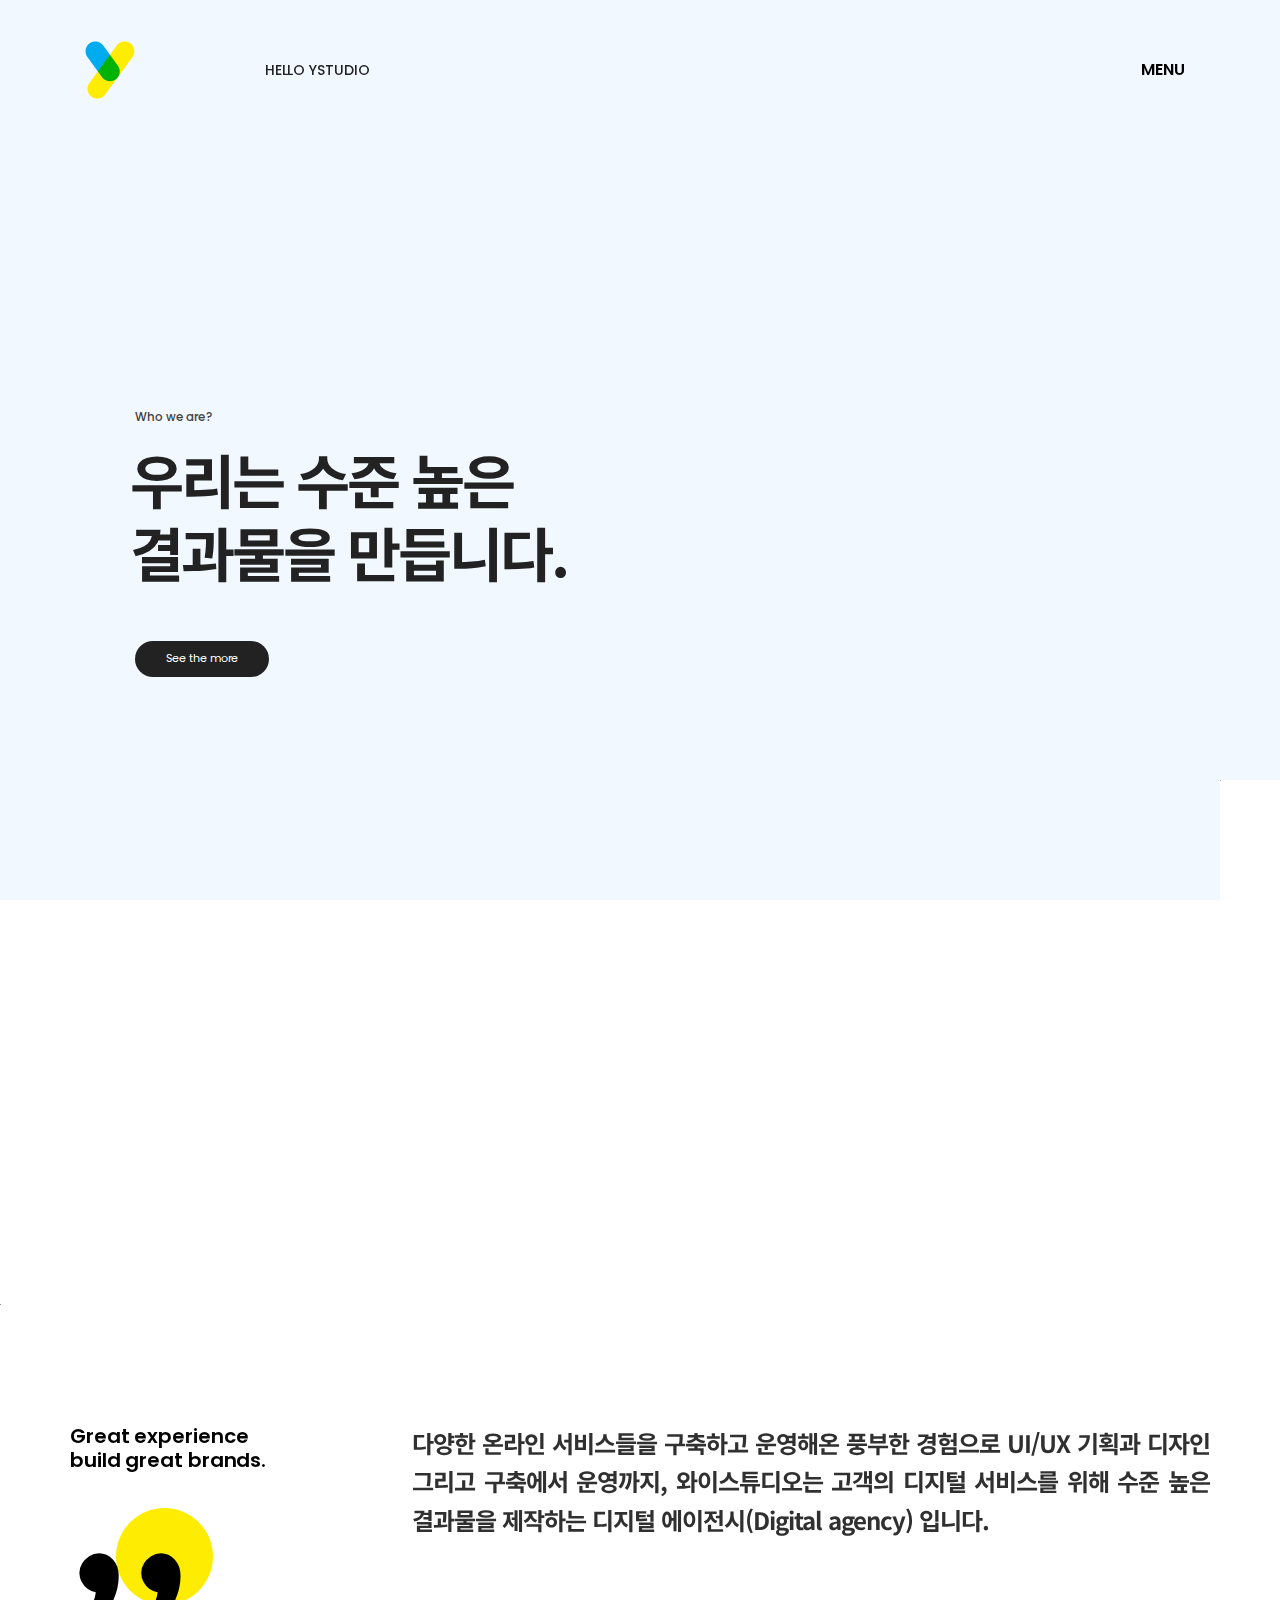
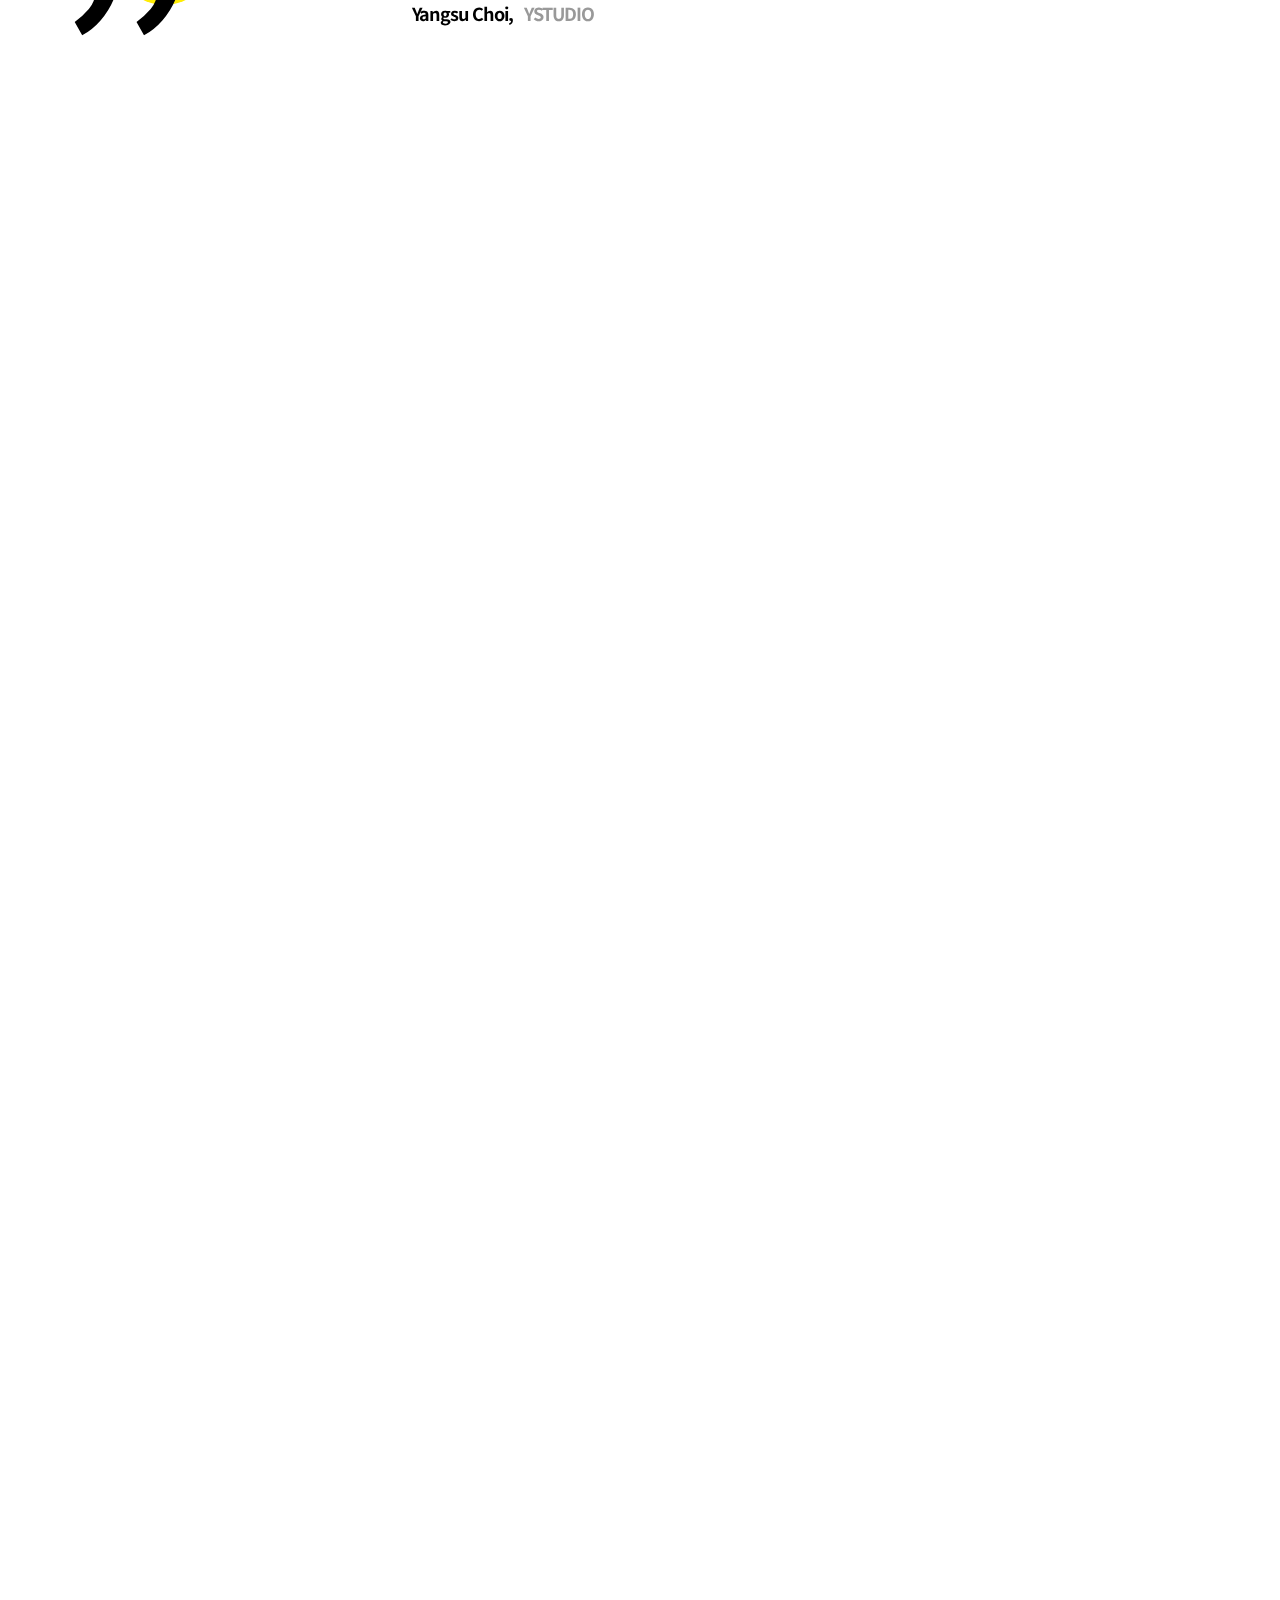
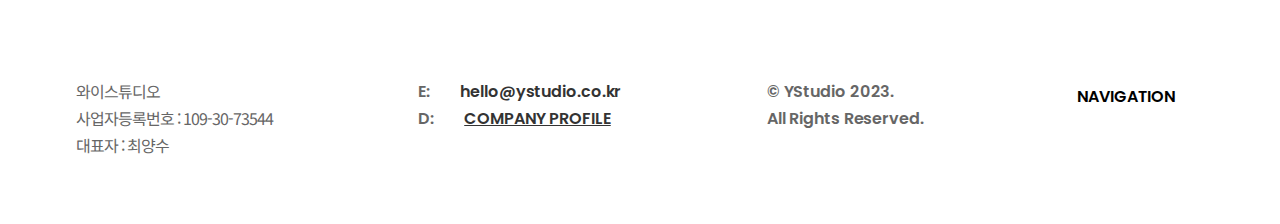
<file: index.html>
<!DOCTYPE html>
<html lang="ko">
<head>
  <meta charset="UTF-8">
  <meta name="viewport" content="width=device-width, initial-scale=1.0">
  <title>YStudio</title>
  <!-- Font - Noto Sans KR, Poppins -->
  <link rel="preconnect" href="https://fonts.googleapis.com">
  <link rel="preconnect" href="https://fonts.gstatic.com" crossorigin>
  <link href="https://fonts.googleapis.com/css2?family=Catamaran:wght@300&family=Noto+Sans+KR:wght@100;300;400;500;700;900&family=Poppins:wght@400;500;600;700&display=swap" rel="stylesheet">
  <!-- Linearicons -->
  <link rel="stylesheet" href="https://cdn.linearicons.com/free/1.0.0/icon-font.min.css">
  <!-- Swiper -->
  <link rel="stylesheet" href="https://cdn.jsdelivr.net/npm/swiper@9/swiper-bundle.min.css" />
  <script src="https://cdn.jsdelivr.net/npm/swiper@9/swiper-bundle.min.js"></script>
  <!-- AOS -->
  <link rel="stylesheet" href="https://unpkg.com/aos@next/dist/aos.css" />
  <script src="https://unpkg.com/aos@next/dist/aos.js"></script>
  <!-- CSS -->
  <link rel="stylesheet" href="css/reset.css">
  <link rel="stylesheet" href="css/common.css">
  <link rel="stylesheet" href="css/index.css">
  <link rel="stylesheet" href="css/responsive.css">
  <!-- Script -->
  <script src="js/index.js" defer></script>
</head>
<body>
  <header>
    <div class="wrapper flex-box">
      <h1 class="logo">
        <a href="#" class="logo-link">
          <img src="assets/logo-symbol-120.png" alt="와이스튜디오">
        </a>
      </h1> <!-- //logo -->
      <div class="text-widget">
        <span>HELLO YSTUDIO</span>
      </div> <!-- //text-widthe -->
      <div>
        <button type="button" class="toggle-menu btn-menu flex-box">
          <span class="btn-text">MENU</span>
          <i class="lnr lnr-menu icon icon-menu"></i>
        </button>
      </div>
    </div>
    <div class="modal">
      <div class="inner flex-box-col">
        <nav>
          <h2 class="blind">주메뉴</h2>
          <ul class="gnb">
            <li class="gnb-item on">
              <a href="#" class="link-gnb">Home</a>
            </li>
            <li class="gnb-item">
              <a href="#" class="link-gnb">About</a>
            </li>
            <li class="gnb-item">
              <a href="#" class="link-gnb">Work</a>
            </li>
            <li class="gnb-item">
              <a href="#" class="link-gnb">Contact</a>
            </li>
            <li class="gnb-item">
              <a href="#" class="link-gnb">Story</a>
            </li>
            <li class="gnb-item">
              <a href="#" class="link-gnb">Favorite</a>
            </li>
          </ul> <!-- //gnb -->
        </nav> <!-- //nav -->
        <div class="modal-footer">
          <p class="email">
            <span class="blind">와이스튜디오 이메일 주소</span>
            E: hello@ystudio.co.kr
          </p>
          <small class="copyright">© YStudio 2023</small>
        </div> <!-- //modal-footer -->
        <div class="btn-wrap">
          <button type="button" class="toggle-menu btn-close">
            <span class="blind">주메뉴 닫기</span>
            <i class="lnr lnr-cross icon icon-close"></i>
          </button>
        </div>
      </div> <!-- //inner -->
    </div> <!-- //modal -->
  </header> <!-- //header -->
  <main>
    <section class="main-visual-sec">
      <h2 class="blind">메인 슬라이드 배너</h2>
      <div class="wrapper">
        <div class="swiper main-visual">
          <ul class="swiper-wrapper">
            <li class="swiper-slide intro">
              <div class="banner-wrapper flex-box">
                <div class="banner-texts">
                  <small class="sub-text">Who we are?</small>
                  <h3 class="tit-text font-noto">우리는 수준 높은<br>결과물을 만듭니다.</h3>
                  <div class="btn-wrapper">
                    <button type="button" class="btn-more">See the more</button>
                  </div>
                </div>
                <!-- <div class="banner-imgs">
                  <div class="img-item img-item1">
                    <img src="assets/main_visual/item_insight.png" alt="">
                  </div>
                  <div class="img-item img-item2">
                    <img src="assets/main_visual/item_people.png" alt="">
                  </div>
                  <div class="img-item img-item3">
                    <img src="assets/main_visual/item_creative.png" alt="">
                  </div>
                </div> -->
              </div> <!-- //banner-wrapper -->
            </li> <!-- //swiper-slide -->
            <li class="swiper-slide works">
              <div class="banner-wrapper flex-box">
                <div class="banner-texts">
                  <small class="sub-text">Our works</small>
                  <h3 class="tit-text font-noto">꼼꼼하게 봐주세요.<br>우리가 만들었어요!</h3>
                  <div class="btn-wrapper">
                    <button type="button" class="btn-more">See the more</button>
                  </div>
                </div>
                <!-- <div class="banner-imgs">
                  <div class="img-item img-item1">
                    <img src="assets/main_visual/item_monitor.png" alt="">
                  </div>
                  <div class="img-item img-item2">
                    <img src="assets/main_visual/item_people-work.png" alt="">
                  </div>
                  <div class="img-item img-item3">
                    <img src="assets/main_visual/item_shape.png" alt="">
                  </div>
                </div> -->
              </div> <!-- //banner-wrapper -->
            </li> <!-- //swiper-slide -->
            <li class="swiper-slide story">
              <div class="banner-wrapper flex-box">
                <div class="banner-texts">
                  <small class="sub-text">Our story</small>
                  <h3 class="tit-text font-noto">우리의 이야기를<br>조금 더 들어주실래요?</h3>
                  <div class="btn-wrapper">
                    <button type="button" class="btn-more">See the more</button>
                  </div>
                </div>
                <!-- <div class="banner-imgs">
                  <div class="img-item img-item1">
                    <img src="assets/main_visual/item_camera.png" alt="">
                  </div>
                  <div class="img-item img-item2">
                    <img src="assets/main_visual/item_people-story.png" alt="">
                  </div>
                </div> -->
              </div> <!-- //banner-wrapper -->
            </li> <!-- //swiper-slide -->
          </ul> <!-- //swiper-wrapper -->
          <div class="main-visual-navigation flex-box-col">
            <button class="main-visual-btn main-visual-btn-next">
              <span class="blind">다음</span>
            </button>
            <button class="main-visual-btn main-visual-btn-prev">
              <span class="blind">이전</span>
            </button>
          </div>
        </div> <!-- //swiper -->
      </div> <!-- //container -->
    </section> <!-- //main-banner -->
    <section class="quote-sec" data-aos="slide-up">
      <h2 class="blind">와이스튜디오 대표의 말</h2>
      <div class="container">
        <div class="quote-area flex-box">
          <div class="quote-header flex-box-col">
            <h3>Great experience<br>build great brands.</h3>
            <div class="quote-icon">
              <i class="icon-quotations"></i>
            </div>
          </div> <!-- //quote-header -->
          <div class="quote-cont font-noto">
            <blockquote class="quote">
              다양한 온라인 서비스들을 구축하고 운영해온 풍부한 경험으로 UI/UX 기획과 디자인 그리고 구축에서 운영까지, 와이스튜디오는 고객의 디지털 서비스를 위해 수준 높은 결과물을 제작하는 디지털 에이전시(Digital agency) 입니다.
            </blockquote>
            <cite class="quote-source">Yangsu Choi, <span>YSTUDIO</span></cite>
          </div> <!-- //quote-cont -->
        </div> <!-- //quote-area -->
      </div> <!-- //container -->
    </section> <!-- //quote-sec -->
    <section class="projects-sec flex-box-col">
      <div class="container" data-aos="slide-right" data-aos-offset="10">
        <h2 class="sec-tit">Meet<br>Out Projects</h2>
      </div> <!-- //container -->
      <div class="sec-cont" data-aos="fade-up" data-aos-offset="50">
        <ul class="project-list flex-box">
          <li class="project">
            <div class="inner">
              <div class="img-wrapper">
                <img src="assets/projects/project_spordi.png" alt="스포디">
              </div>
              <div class="project-desc">
                <p class="font-noto">나에게 꼭 맞는 운동복.</p>
              </div>
              <a href="#" class="link-project">
                <div class="project-info-box">
                  <em class="project-category">Mobile app</em>
                  <h3 class="project-name">SPORDI</h3>
                  <span class="blind">스포디 바로가기</span>
                </div> <!-- //project-info-box -->
              </a> <!-- //link-project -->
            </div> <!-- //inner -->
          </li> <!-- //project -->
          <li class="project">
            <div class="inner">
              <div class="img-wrapper">
                <img src="assets/projects/project_checker.png" alt="체커">
              </div>
              <div class="project-desc">
                <p class="font-noto">쉽고 편한 출입관리 서비스</p>
              </div>
              <a href="#" class="link-project">
                <div class="project-info-box">
                  <em class="project-category">Mobile app</em>
                  <h3 class="project-name">CHECKER</h3>
                  <span class="blind">체커 바로가기</span>
                </div> <!-- //project-info-box -->
              </a> <!-- //link-project -->
            </div> <!-- //inner -->
          </li> <!-- //project -->
          <li class="project">
            <div class="inner">
              <div class="img-wrapper">
                <img src="assets/projects/project_thebanchan.png" alt="더반찬엔">
              </div>
              <div class="project-desc">
                <p class="font-noto">온라인 푸드마켓 더반찬엔</p>
              </div>
              <a href="#" class="link-project">
                <div class="project-info-box">
                  <em class="project-category">Mobile, Website</em>
                  <h3 class="project-name">THEBANCHAN&</h3>
                  <span class="blind">더반찬엔 바로가기</span>
                </div> <!-- //project-info-box -->
              </a> <!-- //link-project -->
            </div> <!-- //inner -->
          </li> <!-- //project -->
          <li class="project">
            <div class="inner">
              <div class="img-wrapper">
                <img src="assets/projects/project_split.png" alt="스플릿">
              </div>
              <div class="project-desc">
                <p class="font-noto">볼링의 새로운 시작, 스플릿 앱</p>
              </div>
              <a href="#" class="link-project">
                <div class="project-info-box">
                  <em class="project-category">Mobile app</em>
                  <h3 class="project-name">SPLIT</h3>
                  <span class="blind">스플릿 바로가기</span>
                </div> <!-- //project-info-box -->
              </a> <!-- //link-project -->
            </div> <!-- //inner -->
          </li> <!-- //project -->
        </ul> <!-- //project-list -->
      </div> <!-- //sec-cont -->
      <div class="link-wrapper container">
        <a href="#" class="link-more" data-aos="slide-left" data-aos-offset="10">More Projects</a>
      </div>
    </section> <!-- //projects-sec -->
    <section class="partner-sec">
      <div class="container">
        <h2 class="sec-tit font-noto" data-aos="fade">우리의 소중한 고객입니다.</h2>
        <div class="sec-cont" data-aos="fade-left">
          <ul class="partner-list flex-box">
            <li class="partner">
              <img src="assets/partner/partner_thebanchan.png" alt="더반찬엔">
            </li>
            <li class="partner">
              <img src="assets/partner/partner_shinsegae.png" alt="신세계">
            </li>
            <li class="partner">
              <img src="assets/partner/partner_cafe24.png" alt="카페24">
            </li>
            <li class="partner">
              <img src="assets/partner/partner_ap.png" alt="아모레퍼시픽">
            </li>
            <li class="partner">
              <img src="assets/partner/partner_skencar.png" alt="SK 엔카">
            </li>
            <li class="partner">
              <img src="assets/partner/partner_nike.png" alt="나이키">
            </li>
            <li class="partner">
              <img src="assets/partner/partner_heesung.png" alt="희성">
            </li>
            <li class="partner">
              <img src="assets/partner/partner_dior.png" alt="디올">
            </li>
          </ul> <!-- //partner-list -->
        </div> <!-- //sec-cont -->
      </div> <!-- //container -->
    </section> <!-- //partner-sec -->
    <section class="contact-sec" data-aos="fade">
      <div class="container flex-box-col">
        <h2 class="sec-tit">Contact</h2>
        <div class="text story">
          <small class="font-noto">당신의 프로젝트를 이야기해 주세요.</small>
        </div> <!-- //text.story -->
        <div class="text company">
          <h4>YSTUDIO</h4>
        </div> <!-- //text.company -->
        <div class="text">
          <p class="font-noto">
            UI/UX 설계와 모바일 앱/웹 디자인 그리고<br>
            웹사이트 구축까지 고객의 디지털 서비스를 제작하는<br>
            디지털 에이전시입니다.
          </p>
        </div> <!-- //text -->
      </div> <!-- //container -->
    </section> <!-- //contact-sec -->
  </main> <!-- //main -->
  <footer>
    <div class="wrapper flex-box">
      <div class="footer-cont">
        <address class="footer-addr font-noto">
          <span>와이스튜디오</span>
          <p>사업자등록번호 : 109-30-73544</p>
          <p>대표자 : 최양수</p>
        </address> <!-- //footer-addr -->
      </div> <!-- //footer-cont -->
      <div class="footer-cont">
        <dl class="footer-contact">
          <div class="flex-box">
            <dt>E</dt>
            <dd>hello@ystudio.co.kr</dd>
          </div>
          <div class="flex-box">
            <dt>D</dt>
            <dd>
              <a href="#" class="profile">COMPANY PROFILE</a>
            </dd>
          </div>
        </dl> <!-- //footer-contact -->
      </div> <!-- //footer-cont -->
      <div class="footer-cont">
        <p class="copyright">
          © YStudio 2023.<br>
          All Rights Reserved.
        </p> <!-- //copyright -->
      </div> <!-- //footer-cont -->
      <div class="footer-cont">
        <div class="footer-nav">
          <span class="btn-f-nav flex-box">NAVIGATION</span>
          <ul class="footer-menu">
            <li><a href="#">ABOUT</a></li>
            <li><a href="#">WORK</a></li>
            <li><a href="#">CONTACT</a></li>
            <li><a href="#">STORY</a></li>
            <li><a href="#">FAVORITE</a></li>
          </ul> <!-- //footer-menu -->
        </div> <!-- //footer-nav -->
      </div> <!-- //footer-cont -->
    </div> <!-- //wrapper -->
  </footer> <!-- //footer -->
</body>
</html>
</file>
<file: css/common.css>
.blind {
  position: absolute;
  top: 0;
  left: 0;
  width: 1px;
  height: 1px;
  font-size: 1px;
  overflow: hidden;
}

.container {
  width: 1170px;
  margin: 0 auto;
}

/* Skip Navigation */
.skipNav {
  display: none;
}

/* Flex */
.flex-box {
  display: flex;
  align-items: center;
}

.flex-box-col {
  display: flex;
  flex-direction: column;
}

/* Font */
.font-noto {
  font-family: 'Noto Sans KR', 'Apple SD Gothic Neo', sans-serif;
  letter-spacing: -1px;
}

/* ===== 반응형 ===== */
@media screen and (max-width: 1200px) {
  .container {
    width: 970px;
  }
}

@media screen and (max-width: 991px) {
  .container {
    width: 750px;
    padding: 0 15px;
  }
}

@media screen and (max-width: 767px) {
  .container {
    width: 100%;
  }
}
</file>
<file: css/index.css>
/* ===== header ===== */
header {
  position: fixed;
  top: 0;
  left: 0;
  width: 100%;
  padding: 30px 0 15px;
  z-index: 100;
  transition: padding .4s ease;
}

header.active {
  padding: 10px 0;
}

header::after {
  content: "";
  position: absolute;
  top: 0;
  left: 0;
  width: 100vw;
  height: 100px;
  background-color: #fff;
  z-index: -1;
  transform: translateY(-100%);
  transition: transform .4s ease;
}

header.active::after {
  transform: translateY(0);
}

header .wrapper {
  justify-content: space-between;
  height: 80px;
  padding: 0 80px;
}

.logo {
  min-width: 16.5%;
}

.logo-link {
  width: fit-content;
}

.logo img {
  max-width: 60px;
}

.text-widget {
  flex: 1;
  color: #222;
  font-size: 14px;
  font-weight: 500;
}

.btn-text {
  font-weight: 600;
  padding-right: 15px;
}

.icon-menu {
  font-size: 32px;
}

/* Menu Modal */
header::before {
  content: "";
  display: none;
  position: fixed;
  top: 0;
  left: 0;
  width: 100vw;
  height: 100vh;
  background-color: rgba(0, 0, 0, .5);
}

header.on::before {
  display: block;
}

.modal {
  background-color: #fff;
  position: fixed;
  top: 0;
  left: 100%;
  min-width: 675px;
  height: 100vh;
  padding: 55px 100px;
  transition: transform .5s ease;
  z-index: 9999;
}

header.on .modal {
  transform: translateX(-100%);
}

.modal .inner {
  justify-content: space-between;
  position: relative;
  height: 100%;
}

.link-gnb {
  max-width: 70%;
  color: #999;
  font-size: 36px;
  font-weight: 600;
  transition: color .3s ease;
}

.gnb-item.on .link-gnb,
.link-gnb:hover {
  color: #000;
}

.modal-footer {
  white-space: pre-line;
}

.modal .btn-wrap {
  position: absolute;
  top: 0;
  right: 0;
  transform: translateX(20%);
}

.icon-close {
  font-size: 33px;
}

/* ===== Main ===== */
main {
  overflow-x: hidden;
}

/* Main Visual Section */
.main-visual {
  height: 100vh;
}

.intro .banner-wrapper {
  background-color: #f2f8ff;
}

.works .banner-wrapper {
  background-color: #fdf8f1;
}

.story .banner-wrapper {
  background-color: #f4f6f1;
}

.banner-wrapper {
  width: 100%;
  height: 100%;
  padding-left: 130px;
  /* padding: 0 130px; */
}

.banner-texts {
  position: relative;
  top: 10%;
}

.banner-texts .sub-text {
  margin-left: 5px;
  color: #424242;
  font-weight: 500;
  line-height: 1;
  font-size: 0.9234vw;
  cursor: default;
}

.banner-texts .tit-text {
  margin: 15px 0 12%;
  color: #222;
  font-size: 4.6vw;
  font-weight: 700;
  line-height: 1.23;
  letter-spacing: -3px;
  white-space: nowrap;
  cursor: default;
}

.main-visual .btn-more {
  background-color: #222;
  padding: 1vw 2.39vw;
  margin-left: 5px;
  color: #fff;
  font-size: 0.8691vw;
  line-height: 1;
  border-radius: 50px;
}

.banner-imgs {
  position: relative;
  flex: 1;
  height: 90%;
}

.img-item {
  position: absolute;
}

.intro .img-item1 {
  top: 500px;
  left: 160px;
  width: 48%;
}

.intro .img-item2 {
  top: 133px;
  left: 437px;
}

.intro .img-item3 {
  top: 85px;
  right: 164px;
}

.works .img-item1 {
  top: 614px;
  left: 242px;
}

.works .img-item2 {
  top: 104px;
  left: 435px;
}

.works .img-item3 {
  top: 354px;
  right: 0;
}

.story .img-item1 {
  top: 697px;
  left: 160px;
}

.story .img-item2 {
  top: 248px;
  left: 326px;
}

.main-visual-navigation {
  position: absolute;
  right: 0;
  bottom: 0;
  z-index: 100;
}

.main-visual-btn {
  background-color: #fff;
  width: 60px;
  height: 60px;
  padding: 10px;
}

.main-visual-btn-prev::after, 
.main-visual-btn-next::after {
  font-family: Linearicons-Free;
  font-size: 14px;
  font-weight: 600;
}

.main-visual-btn-prev::after {
  content: "\e875";
}

.main-visual-btn-next::after {
  content: "\e876";
}

/* Quote Section */
.quote-sec {
  padding: 120px 0 80px;
}

.quote-area {
  padding: 0 15px;
}

.quote-header {
  justify-content: space-between;
  align-self: stretch;
  width: 30%;
  padding-right: 20px;
}

.quote-header h3 {
  font-size: 20px;
}

.quote-icon {
  background-color: #ffec03;
  width: 97px;
  height: 97px;
  margin-left: 46px;
  margin-bottom: 23px;
  border-radius: 50%;
}

.icon-quotations {
  display: block;
  font-family: 'Catamaran', sans-serif;
  font-size: 180px;
  transform: translate(0, 20%) scale(2);
}

.icon-quotations::before, 
.icon-quotations::after {
  content: "'";
}

.quote-cont {
  width: 70%;
  font-weight: 700;
  text-align: justify;
}

.quote {
  margin-bottom: 60px;
  color: #303030;
  font-size: 24px;
  
}

.quote-source {
  font-size: 18px;
}

.quote-source span {
  padding-left: 7px;
  color: #999;
}

/* Projects Section */
.projects-sec {
  position: relative;
  padding: 105px 0 175px;
}

.projects-sec .sec-tit {
  padding: 0 15px;
  margin-bottom: 65px;
  font-size: 36px;
}

.projects-sec .sec-cont {
  order: 1;
}

.project {
  width: 25%;
  padding: 0 15px;
}

.project .inner {
  position: relative;
  overflow: hidden;
}

.project .inner::before,
.project .inner::after,
.project .img-wrapper::before,
.project .img-wrapper::after {
  content: "";
  position: absolute;
  background-color: #999;
  transition: .2s ease ;
  transition-property: width, height;
  z-index: 1;
}

.project .inner::before,
.project .inner::after {
  width: 0;
  height: 5px;
}

.project .img-wrapper::before,
.project .img-wrapper::after {
  width: 5px;
  height: 0;
}

.project:hover .inner::before, 
.project:hover .inner::after {
  width: 100%;
}

.project:hover .img-wrapper::before, 
.project:hover .img-wrapper::after {
  height: 100%;
}

.project .inner::before {
  top: 0;
  left: 0;
}

.project .inner::after {
  right: 0;
  bottom: 0;
  transition-delay: .4s;
}

.project .img-wrapper::before {
  top: 0;
  right: 0;
  transition-delay: .2s;
}

.project .img-wrapper::after {
  left: 0;
  bottom: 0;
  transition-delay: .6s;
}

.project-desc {
  background-color: #fff;
  position: absolute;
  top: 0;
  left: 0;
  width: 100%;
  height: 100%;
  padding: 30px 35px;
  opacity: 0;
  transition: opacity .5s ease;
}

.project:hover .project-desc {
  opacity: 1;
}

.project-desc p {
  color: #666;
  font-size: 20px;
  opacity: 0;
  transform: translateY(-20px);
  transition: .5s ease;
  transition-property: transform, opacity;
}

.project:hover .project-desc p {
  opacity: 1;
  transform: translateY(0);
}

.link-project {
  position: absolute;
  bottom: 0;
  right: 0;
  width: 65%;
  height: auto;
  transform: translateY(100%);
  transition: transform .5s ease;
}

.project:hover .link-project {
  transform: translateY(0);
}

.project-info-box {
  background-color: #fff;
  padding: 15px 20px 25px;
}

.project-category {
  font-size: 14px;
}

.project-name {
  position: relative;
  font-size: 24px;
  width: 100%;
  padding-bottom: 10px;
}

.project-name::before {
  content: "";
  position: absolute;
  bottom: 0;
  right: 0;
  width: 0;
  height: 1px;
  background-color: #999;
  transition: width .4s ease;
}

.project:hover .project-name::before {
  width: 30%;
}

.project-name::after {
  content: "\e87a";
  position: absolute;
  top: 5px;
  right: 0;
  font-family: Linearicons-Free;
  font-size: 16px;
  font-weight: 600;
  transition: color .4s ease;
}

.link-project:hover .project-name::after {
  color: #999;
}

.projects-sec .link-wrapper {
  position: absolute;
  top: 22%;
  left: 50%;
  margin: 0 auto;
  padding: 0 15px;
  transform: translateX(-50%);
}

.projects-sec .link-more {
  margin-left: auto;
  font-weight: 500;
  text-align: right;
}

.projects-sec .link-more::after {
  content: "\e876";
  padding-left: 10px;
  font-family: Linearicons-Free;
  font-size: 13px;
  font-weight: 600;
}

/* Partner Section */
.partner-sec {
  padding-bottom: 185px;
}

.partner-sec .sec-tit {
  margin-bottom: 30px;
  color: #303030;
  font-size: 24px;
}

.partner-list {
  flex-wrap: wrap;
  row-gap: 95px;
}

.partner {
  width: 25%;
}

.partner img{
  max-width: 100%;
  width: auto;
  margin: 0 auto;
  padding: 15px;
  opacity: 0.75;
  transition: opacity .5s ease;
}

.partner:nth-of-type(4n-3) img {
  margin-left: 0;
}

.partner:nth-of-type(4n) img {
  margin-right: 0;
}

.partner img:hover {
  opacity: 0.35;
}

/* Contact Section */
.contact-sec {
  background: url(../assets/main_contact.jpg) 50% 92px / cover;
  background-attachment: fixed;
  padding: 190px 0;
}

.contact-sec .sec-tit {
  margin: 37px 0 62px;
  color: #fff;
  font-size: 60px;
}

.contact-sec .text {
  color: #fff;
  font-weight: 500;
}

.contact-sec .story {
  order: -1;
}

.contact-sec .company {
  margin-bottom: 25px;
  font-size: 18px;
}

/* ===== Footer ===== */
footer {
  padding: 30px 16px 0;
}

footer .wrapper {
  justify-content: space-between;
  align-items: flex-start;
  padding: 45px 50px;
}

.footer-cont {
  margin: 20px 0;
  padding: 0 10px;
  color: #666;
  font-weight: 600;
  line-height: 1.7;
}

.footer-addr {
  font-weight: 400;
}

.footer-contact dt::after {
  content: ":";
}

.footer-contact dd {
  padding-left: 30px;
  color: #333;
}

.footer-contact .profile {
  text-decoration: underline;
  transition: .3s ease;
  transition-property: color, text-decoration;
}

.footer-contact .profile:hover {
  color: #666;
  text-decoration: none;
}

.footer-nav {
  position: relative;
  width: fit-content;
  color: #000;
}

.btn-f-nav {
  display: block;
  width: fit-content;
  cursor: pointer;
  padding: 5px 8px;
}

.btn-f-nav::after {
  content: "\e874";
  padding-left: 10px;
  margin-top: -1px;
  font-family: Linearicons-Free;
  font-size: 14px;
}

.footer-menu {
  background-color: #fff;
  position: absolute;
  bottom: 100%;
  left: 0;
  min-width: 130px;
  opacity: 0;
  visibility: hidden;
  transition: .3s ease;
  transition-property: opacity, transform;
}

.footer-nav:hover .footer-menu{
  visibility: visible;
  opacity: 1;
}

.footer-menu li:hover {
  background-color: #f2f2f2;
}

.footer-menu a {
  padding: 5px 0 5px 8px;
}
</file>
<file: css/responsive.css>
@media screen and (max-width: 1200px) {
  /* ===== Main ===== */
  /* Quote Section */
  .quote-sec {
    padding-bottom: 60px;
  }

  /* Projects Section */
  .projects-sec {
    padding: 50px 0 40px;
  }

  .link-project {
    position: relative;
    transform: none;
    width: 100%;
  }

  .project-desc {
    display: none;
  }

  .project-name {
    margin-bottom: 15px;
    padding-bottom: 15px;
  }

  /* Partner Section */
  .partner-sec {
    padding-bottom: 80px;
  }

  .partner-list  {
    row-gap: 0;
  }

  /* Contact Section */
  .contact-sec {
    background-attachment: scroll;
  }
}

@media screen and (max-width: 1040px) {
  .banner-wrapper {
    padding-left: 80px;
  }

  .banner-texts .sub-text {
    font-size: 1.7308vw;
  }

  .banner-texts .tit-text {
    font-size: 5.7692vw;
  }

  .main-visual .btn-more {
    font-size: 1.6346vw;
    padding: 2vw 4.5vw;
  }
}

@media screen and (max-width: 991px) {
  /* ===== header ===== */
  .btn-text {
    visibility: hidden;
  }

  /* Menu Modal */
  .modal {
    min-width: 550px;
    padding: 55px 80px;
  }

  /* ===== Main ===== */
  /* Projects Section */
  .projects-sec .sec-tit {
    margin-bottom: 40px;
  }

  .project-list {
    flex-wrap: wrap;
  }

  .project {
    width: 50%;
  }

  .projects-sec .link-wrapper {
    position: static;
    margin-bottom: 50px;
    transform: none;
  }

  .projects-sec .link-more {
    padding: 0 15px;
  }

  /* ===== Footer ===== */
  footer .wrapper {
    flex-wrap: wrap;
  }

  .footer-cont {
    width: 50%;
  }
}

@media screen and (max-width: 795px) {
  .banner-wrapper {
    padding-left: 40px;
  }

  .banner-texts .sub-text {
    font-size: 2.2642vw;
  }

  .banner-texts .tit-text {
    font-size: 7.5472vw;
  }

  .main-visual .btn-more {
    font-size: 2.1384vw;
    padding: 2.0126vw 5.7862vw;
  }
}

@media screen and (max-width: 767px) {
  /* ===== header ===== */
  header .wrapper {
    padding: 0 40px;
  }

  /* ===== Main ===== */
  /* Projects Section */
  .projects-sec .sec-tit {
    margin-bottom: 0;
    font-size: 23px;
  }

  .projects-sec .link-wrapper {
    margin-bottom: 30px;
  }

  /* Partner Section */
  .partner {
    width: 50%;
  }

  .partner img {
    margin: 0 auto !important;
    padding: 30px 50px;
  }

  /* ===== Footer =====r */
  footer .wrapper {
    padding: 45px 0;
  }
}

@media screen and (max-width: 600px) {
  /* ===== header ===== */
  header::after {
    height: 80px;
  }

  header .wrapper {
    height: 60px;
    padding: 0 20px;
  }

  .logo img {
    max-width: 42px;
  }

  .text-widget  {
    opacity: 0;
  }

  /* Menu Modal */
  .modal {
    min-width: 300px;
    padding: 55px 40px;
  }

  .gnb-item {
    padding: 2px 0;
  }

  .link-gnb {
    font-size: 30px;
  }

  /* ===== Main ===== */
  /* Quote Section */
  .quote-sec {
    padding: 60px 0 40px;
  }

  .quote-area {
    flex-direction: column;
  }

  .quote-header,
  .quote-cont {
    width: 100%;
  }

  .quote-header {
    padding-bottom: 30px;
  }

  .quote-header h3 {
    margin-bottom: 20px;
  }

  .quote {
    font-size: 20px;
  }

  /* Project Section */
  .project {
    width: 100%;
    padding: 0;
  }

  .project .inner::before,
  .project .inner::after,
  .project .img-wrapper::before,
  .project .img-wrapper::after {
    display: none;
  }

  /* Partner Section */
  .partner-sec .sec-tit {
    font-size: 20px;
  }

  /* Contact Section */
  .contact-sec {
    padding: 120px 0;
  }

  .contact-sec .sec-tit {
    font-size: 34px;
    margin-bottom: 50px;
  }

  /* ===== Footer =====r */
  footer .wrapper {
    flex-direction: column;
    padding: 0;
  }

  .footer-cont {
    width: 100%;
  }
}

@media screen and (max-width: 495px) {
  .banner-wrapper {
    padding-left: 20px;
  }

  .banner-texts .sub-text {
    font-size: 3.6364vw;
  }

  .banner-texts .tit-text {
    font-size: 8.0808vw;
  }

  .main-visual .btn-more {
    font-size: 3.4343vw;
    padding: 3.2323vw 9.2929vw;
  }
}

@media screen and (max-width: 480px) {
  /* ===== Main ===== */
  /* Quote Section */
  .quote-icon {
    width: 82px;
    height: 82px;
    margin-left: 30px;
  }

  .icon-quotations {
    font-size: 130px;
  }

  .quote {
    margin-bottom: 30px;
  }
}
</file>
